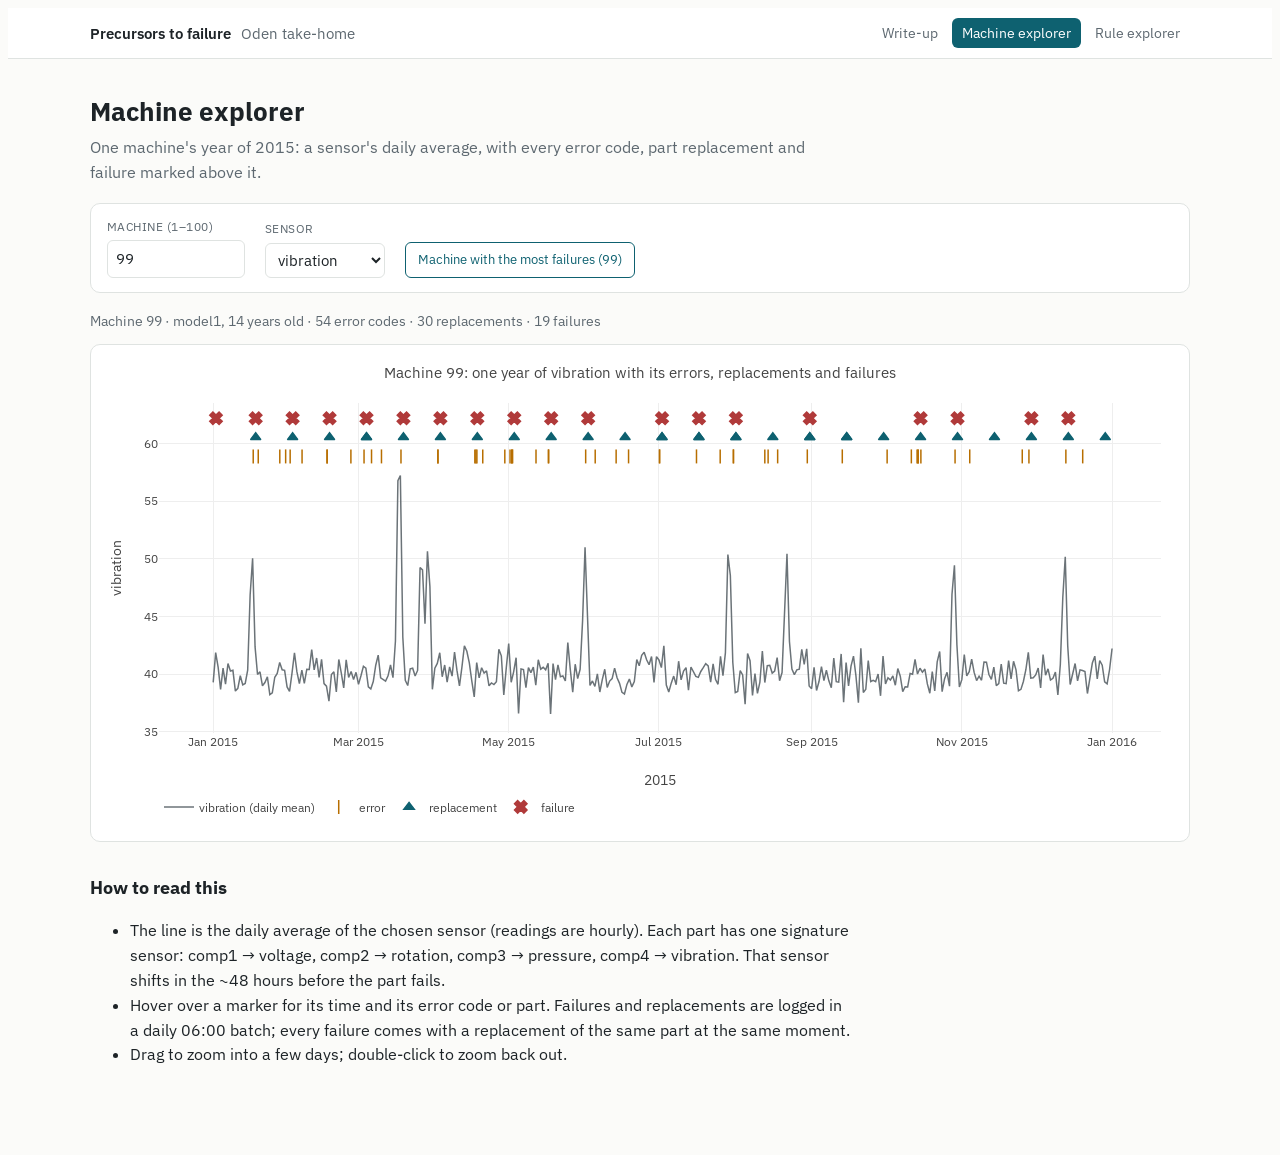
<file: docs/machines.html>
<!doctype html>
<html lang="en">
<head>
<meta charset="utf-8">
<meta name="viewport" content="width=device-width, initial-scale=1">
<title>Oden take-home · Machine explorer</title>
<link rel="stylesheet" href="https://fonts.googleapis.com/css2?family=IBM+Plex+Sans:wght@400;600&display=swap">
<link rel="stylesheet" href="site.css">
<script src="https://cdn.plot.ly/plotly-2.35.2.min.js"></script>
</head>
<body>
<header class="site-nav">
  <div class="site-nav__inner">
    <a class="site-nav__brand" href="index.html">Precursors to failure <span>Oden take-home</span></a>
    <nav>
      <a href="index.html">Write-up</a>
      <a href="machines.html" aria-current="page">Machine explorer</a>
      <a href="rules.html">Rule explorer</a>
    </nav>
  </div>
</header>

<main class="page">
  <h1>Machine explorer</h1>
  <p class="lede">One machine's year of 2015: a sensor's daily average, with every error code, part replacement and
    failure marked above it.</p>

  <div class="controls">
    <label>Machine (1–100)<input id="machine" type="number" min="1" max="100" step="1" value="99"></label>
    <label>Sensor
      <select id="signal">
        <option value="volt">voltage</option><option value="rotate">rotation</option>
        <option value="pressure">pressure</option><option value="vibration" selected>vibration</option>
      </select>
    </label>
    <button id="busiest" type="button">Machine with the most failures</button>
  </div>
  <p class="summary-line" id="summary"></p>
  <div class="chart" id="plot"></div>

  <h2>How to read this</h2>
  <ul>
    <li>The line is the daily average of the chosen sensor (readings are hourly). Each part has one signature
      sensor: comp1 → voltage, comp2 → rotation, comp3 → pressure, comp4 → vibration. That sensor shifts in the
      ~48 hours before the part fails.</li>
    <li>Hover over a marker for its time and its error code or part. Failures and replacements are logged in a
      daily 06:00 batch; every failure comes with a replacement of the same part at the same moment.</li>
    <li>Drag to zoom into a few days; double-click to zoom back out.</li>
  </ul>
</main>

<script>
const $ = id => document.getElementById(id);
const NAMES = { volt: "voltage", rotate: "rotation", pressure: "pressure", vibration: "vibration" };
let D;

function render() {
  const m = Math.min(100, Math.max(1, Math.round(+$("machine").value || 1)));
  $("machine").value = m;
  const s = $("signal").value, y = D.daily[s][m - 1];
  const errs = D.errors[m] || [], reps = D.replacements[m] || [], fails = D.failures[m] || [];
  const info = D.machines[m];
  $("summary").textContent = `Machine ${m} · ${info.model}, ${info.age} years old · ` +
    `${errs.length} error codes · ${reps.length} replacements · ${fails.length} failures`;

  const top = Math.max(...y.filter(v => v !== null)), low = Math.min(...y.filter(v => v !== null));
  const pad = (top - low) * 0.08 || 1;
  const row = k => top + pad * k;
  const marks = (list, name, k, symbol, color, size) => ({
    type: "scatter", mode: "markers", name, x: list.map(e => e[0]), y: list.map(() => row(k)),
    marker: { symbol, size, color, line: { width: 1.5, color } },
    hovertemplate: `${name}: %{customdata}<br>%{x}<extra></extra>`, customdata: list.map(e => e[1])
  });
  Plotly.react("plot", [
    { type: "scatter", mode: "lines", name: `${NAMES[s]} (daily mean)`, x: D.days, y,
      line: { color: "#6b7378", width: 1.5 }, hovertemplate: "%{x}<br>%{y:.1f}<extra></extra>" },
    marks(errs, "error", 1, "line-ns", "#b76e00", 10),
    marks(reps, "replacement", 2, "triangle-up", "#0e6170", 9),
    marks(fails, "failure", 3, "x", "#b03a3a", 11),
  ], {
    title: { text: `Machine ${m}: one year of ${NAMES[s]} with its errors, replacements and failures`, font: { size: 15 } },
    height: 480, margin: { l: 60, r: 20, t: 50, b: 50 }, hovermode: "closest",
    yaxis: { title: NAMES[s], range: [low - pad, row(3.8)] }, xaxis: { title: "2015" },
    legend: { orientation: "h", y: -0.18 },
    font: { family: "IBM Plex Sans, sans-serif" }, paper_bgcolor: "#fff", plot_bgcolor: "#fff"
  }, { responsive: true, displayModeBar: false });
}

fetch("data/machines.json").then(r => r.json()).then(d => {
  D = d;
  const busiest = Object.entries(D.failures).sort((a, b) => b[1].length - a[1].length)[0][0];
  $("machine").value = busiest;
  $("busiest").onclick = () => { $("machine").value = busiest; render(); };
  $("busiest").textContent = `Machine with the most failures (${busiest})`;
  ["machine", "signal"].forEach(id => $(id).addEventListener("change", render));
  render();
});
</script>
</body>
</html>
</file>
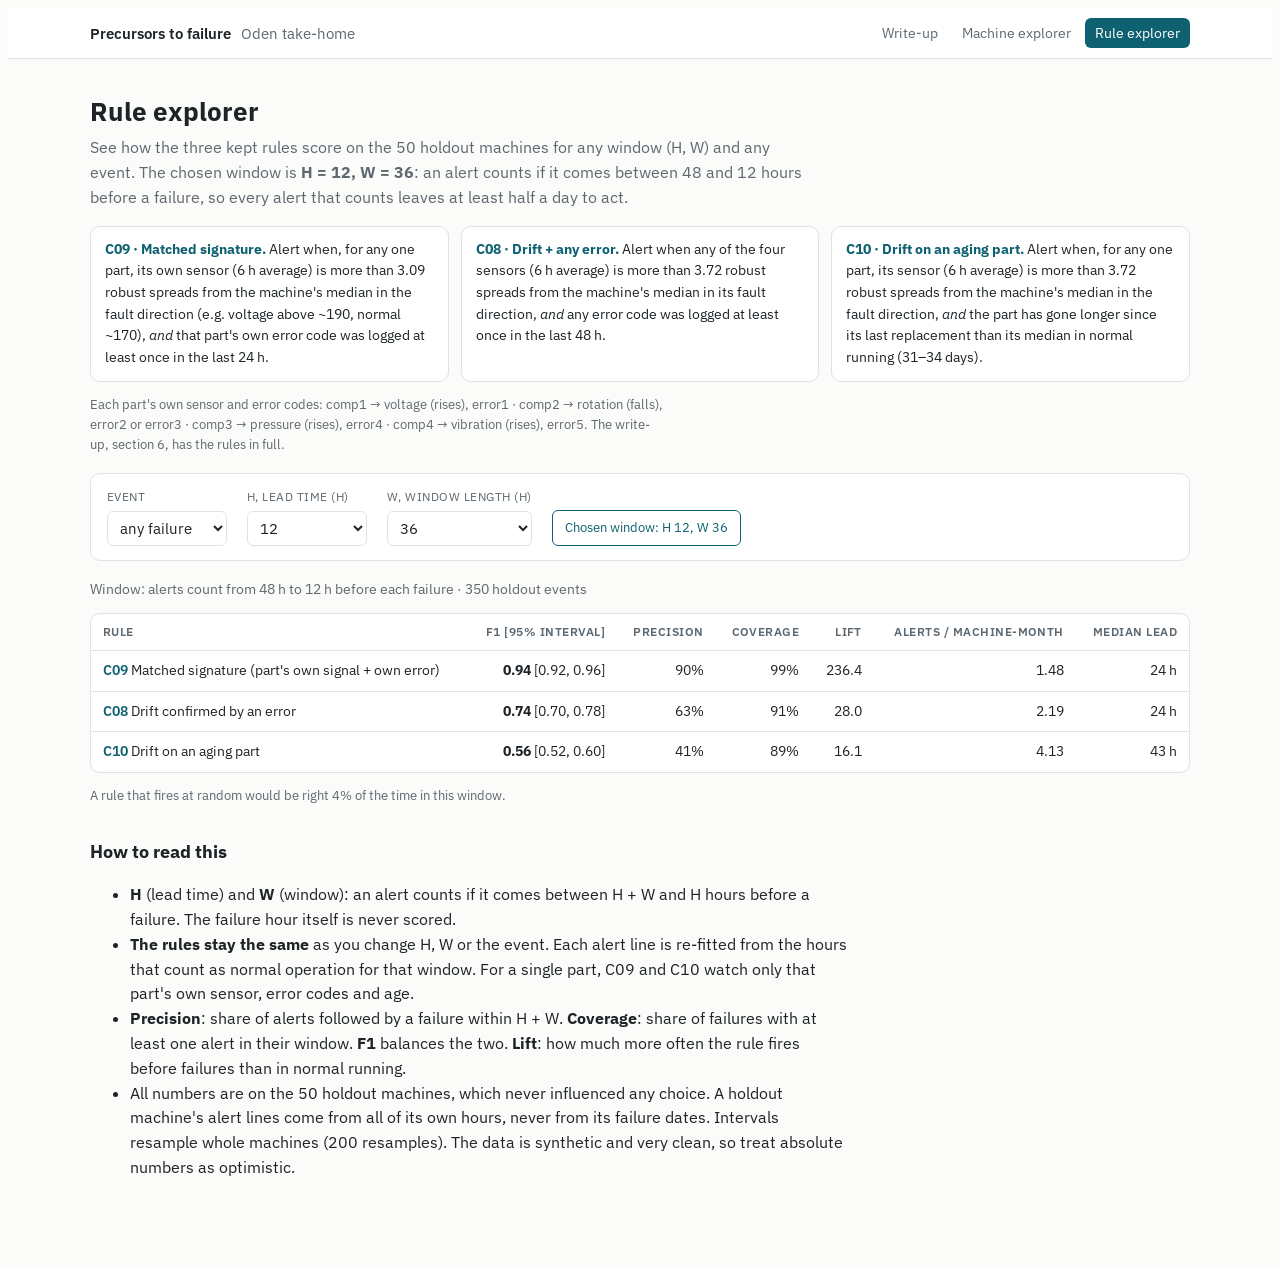
<file: docs/rules.html>
<!doctype html>
<html lang="en">
<head>
<meta charset="utf-8">
<meta name="viewport" content="width=device-width, initial-scale=1">
<title>Oden take-home · Rule explorer</title>
<link rel="stylesheet" href="https://fonts.googleapis.com/css2?family=IBM+Plex+Sans:wght@400;600&display=swap">
<link rel="stylesheet" href="site.css">
</head>
<body>
<header class="site-nav">
  <div class="site-nav__inner">
    <a class="site-nav__brand" href="index.html">Precursors to failure <span>Oden take-home</span></a>
    <nav>
      <a href="index.html">Write-up</a>
      <a href="machines.html">Machine explorer</a>
      <a href="rules.html" aria-current="page">Rule explorer</a>
    </nav>
  </div>
</header>

<main class="page">
  <h1>Rule explorer</h1>
  <p class="lede">See how the three kept rules score on the 50 holdout machines for any window (H, W) and any
    event. The chosen window is <b>H = 12, W = 36</b>: an alert counts if it comes between 48 and 12 hours
    before a failure, so every alert that counts leaves at least half a day to act.</p>

  <div class="rules-plain">
    <div><b>C09 · Matched signature.</b> Alert when, for any one part, its own sensor (6 h average) is more than
      3.09 robust spreads from the machine's median in the fault direction (e.g. voltage above ~190, normal ~170),
      <i>and</i> that part's own error code was logged at least once in the last 24 h.</div>
    <div><b>C08 · Drift + any error.</b> Alert when any of the four sensors (6 h average) is more than 3.72 robust
      spreads from the machine's median in its fault direction, <i>and</i> any error code was logged at least once
      in the last 48 h.</div>
    <div><b>C10 · Drift on an aging part.</b> Alert when, for any one part, its sensor (6 h average) is more than
      3.72 robust spreads from the machine's median in the fault direction, <i>and</i> the part has gone longer
      since its last replacement than its median in normal running (31–34 days).</div>
  </div>
  <p class="note">Each part's own sensor and error codes: comp1 → voltage (rises), error1 · comp2 → rotation (falls),
    error2 or error3 · comp3 → pressure (rises), error4 · comp4 → vibration (rises), error5. The write-up, section 6,
    has the rules in full.</p>

  <div class="controls">
    <label>Event
      <select id="event">
        <option value="any">any failure</option>
        <option value="comp1">comp1 only</option><option value="comp2">comp2 only</option>
        <option value="comp3">comp3 only</option><option value="comp4">comp4 only</option>
      </select>
    </label>
    <label>H, lead time (h)<select id="H"></select></label>
    <label>W, window length (h)<select id="W"></select></label>
    <button id="chosen" type="button">Chosen window: H 12, W 36</button>
  </div>

  <p class="summary-line" id="window-text"></p>
  <div class="table-wrap">
    <table class="metrics">
      <thead><tr><th>Rule</th><th>F1 [95% interval]</th><th>Precision</th><th>Coverage</th><th>Lift</th>
        <th>Alerts / machine-month</th><th>Median lead</th></tr></thead>
      <tbody id="results"></tbody>
    </table>
  </div>
  <p class="note" id="base-text"></p>

  <h2>How to read this</h2>
  <ul>
    <li><b>H</b> (lead time) and <b>W</b> (window): an alert counts if it comes between H + W and H hours before a
      failure. The failure hour itself is never scored.</li>
    <li><b>The rules stay the same</b> as you change H, W or the event. Each alert line is re-fitted from the hours
      that count as normal operation for that window. For a single part, C09 and C10 watch only that part's own
      sensor, error codes and age.</li>
    <li><b>Precision</b>: share of alerts followed by a failure within H + W. <b>Coverage</b>: share of failures with at
      least one alert in their window. <b>F1</b> balances the two. <b>Lift</b>: how much more often the rule fires
      before failures than in normal running.</li>
    <li>All numbers are on the 50 holdout machines, which never influenced any choice. A holdout machine's alert
      lines come from all of its own hours, never from its failure dates. Intervals resample whole machines
      (200 resamples). The data is synthetic and very clean, so treat absolute numbers as optimistic.</li>
  </ul>
</main>

<script>
const fmt = (v, d = 2) => (v === null || v === undefined) ? "–" : v.toFixed(d);
const pct = v => (v === null || v === undefined) ? "–" : (100 * v).toFixed(0) + "%";
const $ = id => document.getElementById(id);
let D, RULES;

function render() {
  const H = +$("H").value, W = +$("W").value;
  const c = RULES[$("event").value][`${H},${W}`];
  $("window-text").textContent =
    `Window: alerts count from ${H + W} h to ${Math.max(H, 1)} h before each failure · ${c.C09.events} holdout events`;
  $("results").innerHTML = D.rules.map(r => {
    const m = c[r];
    return `<tr><td><span class="rule-id">${r}</span> ${D.titles[r]}</td>
      <td><b>${fmt(m.f1)}</b> [${fmt(m.f1_lo)}, ${fmt(m.f1_hi)}]</td>
      <td>${pct(m.precision)}</td><td>${pct(m.coverage)}</td><td>${fmt(m.lift, 1)}</td>
      <td>${fmt(m.alerts_pm, 2)}</td><td>${m.lead === null ? "–" : m.lead.toFixed(0) + " h"}</td></tr>`;
  }).join("");
  $("base-text").textContent = `A rule that fires at random would be right ${pct(c.C09.base)} of the time in this window.`;
}
function setWindow(H, W) { $("H").value = H; $("W").value = W; render(); }

fetch("data/rules.json").then(r => r.json()).then(d => {
  D = d;
  RULES = D.data[`${D.chosen.H},${D.chosen.W}`];
  $("H").innerHTML = D.H.map(h => `<option>${h}</option>`).join("");
  $("W").innerHTML = D.W.map(w => `<option>${w}</option>`).join("");
  ["event", "H", "W"].forEach(id => $(id).addEventListener("change", render));
  $("chosen").onclick = () => setWindow(D.chosen.H, D.chosen.W);
  setWindow(D.chosen.H, D.chosen.W);
});
</script>
</body>
</html>
</file>
<file: docs/site.css>
/* Shared styles for the three pages. Light theme only (the write-up is rendered by nbconvert in light). */
:root {
  --bg: #fbfbf9; --panel: #ffffff; --ink: #1d2327; --muted: #5d6870; --line: #dfe3e1;
  --accent: #0e6170; --accent-soft: #e3f0f1; --warn: #b03a3a; --amber: #b76e00;
  color-scheme: light;
}
body { background: var(--bg); color: var(--ink); }

.site-nav { position: sticky; top: 0; z-index: 50; background: var(--panel); border-bottom: 1px solid var(--line); }
.site-nav__inner { max-width: 1100px; margin: 0 auto; padding: 10px 16px; display: flex; flex-wrap: wrap;
  align-items: center; justify-content: space-between; gap: 8px 24px;
  font-family: "IBM Plex Sans", -apple-system, "Segoe UI", Roboto, sans-serif; }
.site-nav__brand { font-weight: 600; color: var(--ink); text-decoration: none; font-size: 15px; }
.site-nav__brand span { font-weight: 400; color: var(--muted); margin-left: 6px; }
.site-nav nav { display: flex; flex-wrap: wrap; gap: 4px; }
.site-nav nav a { color: var(--muted); text-decoration: none; font-size: 14px; padding: 6px 10px; border-radius: 6px; }
.site-nav nav a:hover { background: var(--accent-soft); color: var(--accent); }
.site-nav nav a[aria-current="page"] { background: var(--accent); color: #fff; }

/* the two tool pages */
.page { max-width: 1100px; margin: 0 auto; padding: 24px 16px 64px;
  font-family: "IBM Plex Sans", -apple-system, "Segoe UI", Roboto, sans-serif; line-height: 1.55; }
.page h1 { font-size: 26px; margin: 8px 0 4px; text-wrap: balance; }
.page h2 { font-size: 18px; margin: 32px 0 8px; }
.page p, .page li { max-width: 72ch; }
.lede { color: var(--muted); margin-top: 0; }
.controls { display: flex; flex-wrap: wrap; gap: 12px 20px; align-items: end; background: var(--panel);
  border: 1px solid var(--line); border-radius: 10px; padding: 14px 16px; margin: 18px 0; }
.controls label { display: flex; flex-direction: column; gap: 4px; font-size: 12px; color: var(--muted);
  text-transform: uppercase; letter-spacing: .04em; }
.controls select, .controls input { font: inherit; font-size: 15px; padding: 6px 8px; border: 1px solid var(--line);
  border-radius: 6px; background: #fff; color: var(--ink); min-width: 120px; }
.controls button { font: inherit; font-size: 13px; padding: 7px 12px; border-radius: 6px; cursor: pointer;
  border: 1px solid var(--accent); background: #fff; color: var(--accent); }
.controls button:hover { background: var(--accent-soft); }
.table-wrap { overflow-x: auto; background: var(--panel); border: 1px solid var(--line); border-radius: 10px; }
table.metrics { border-collapse: collapse; width: 100%; font-variant-numeric: tabular-nums; font-size: 14px; }
table.metrics th, table.metrics td { padding: 9px 12px; text-align: right; border-bottom: 1px solid var(--line); white-space: nowrap; }
table.metrics th:first-child, table.metrics td:first-child { text-align: left; white-space: normal; }
table.metrics thead th { font-size: 12px; color: var(--muted); font-weight: 600; text-transform: uppercase; letter-spacing: .04em; }
table.metrics tbody tr:last-child td { border-bottom: 0; }
.rule-id { font-weight: 600; color: var(--accent); }
.note { font-size: 13px; color: var(--muted); }
.chart { background: var(--panel); border: 1px solid var(--line); border-radius: 10px; padding: 8px; min-width: 0; }
.rules-plain { display: grid; grid-template-columns: repeat(auto-fit, minmax(260px, 1fr)); gap: 12px; }
.rules-plain div { background: var(--panel); border: 1px solid var(--line); border-radius: 10px; padding: 12px 14px; font-size: 14px; }
.rules-plain b { color: var(--accent); }
.summary-line { font-size: 14px; color: var(--muted); margin: 4px 0 12px; font-variant-numeric: tabular-nums; }

/* the write-up (nbconvert's "lab" page): centre it and keep lines readable */
body.jp-Notebook { max-width: 1100px; margin: 0 auto; padding: 0 16px 64px; }
body.jp-Notebook .site-nav { margin: 0 -16px; }
</file>
